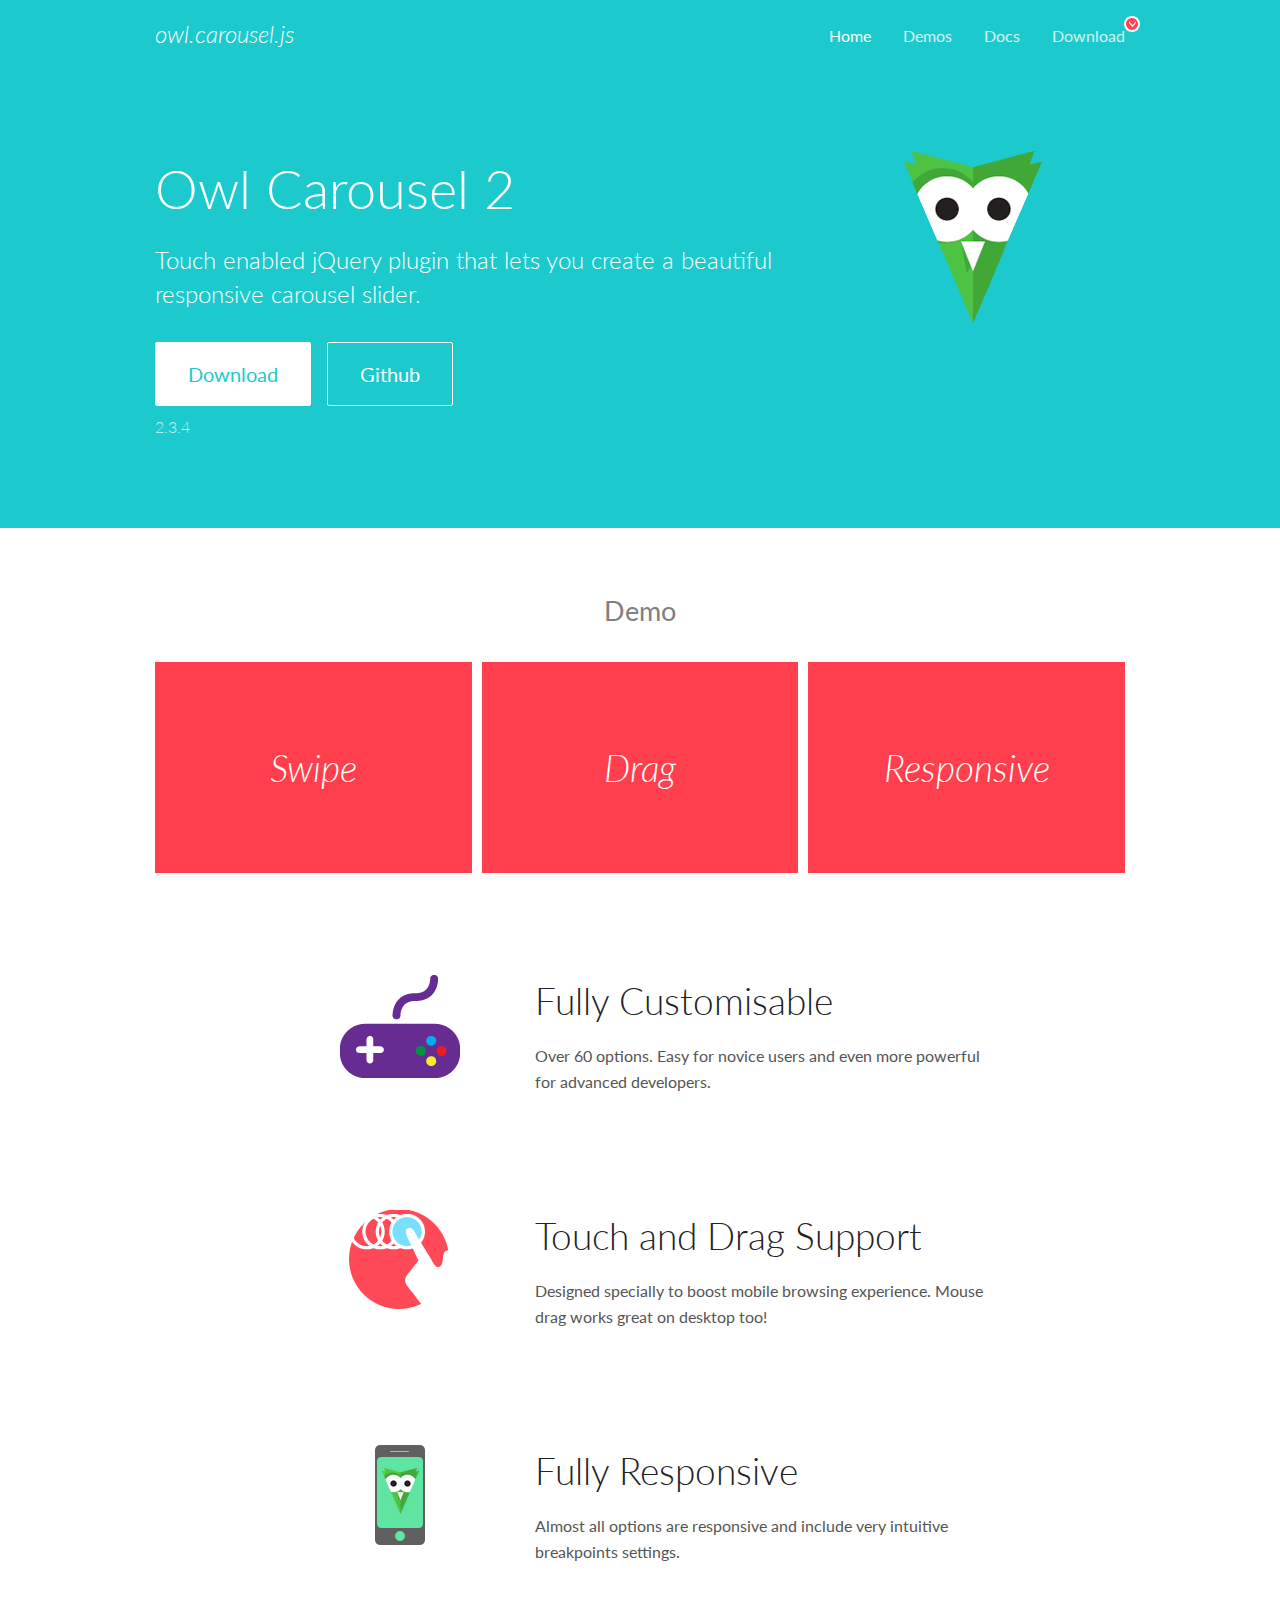
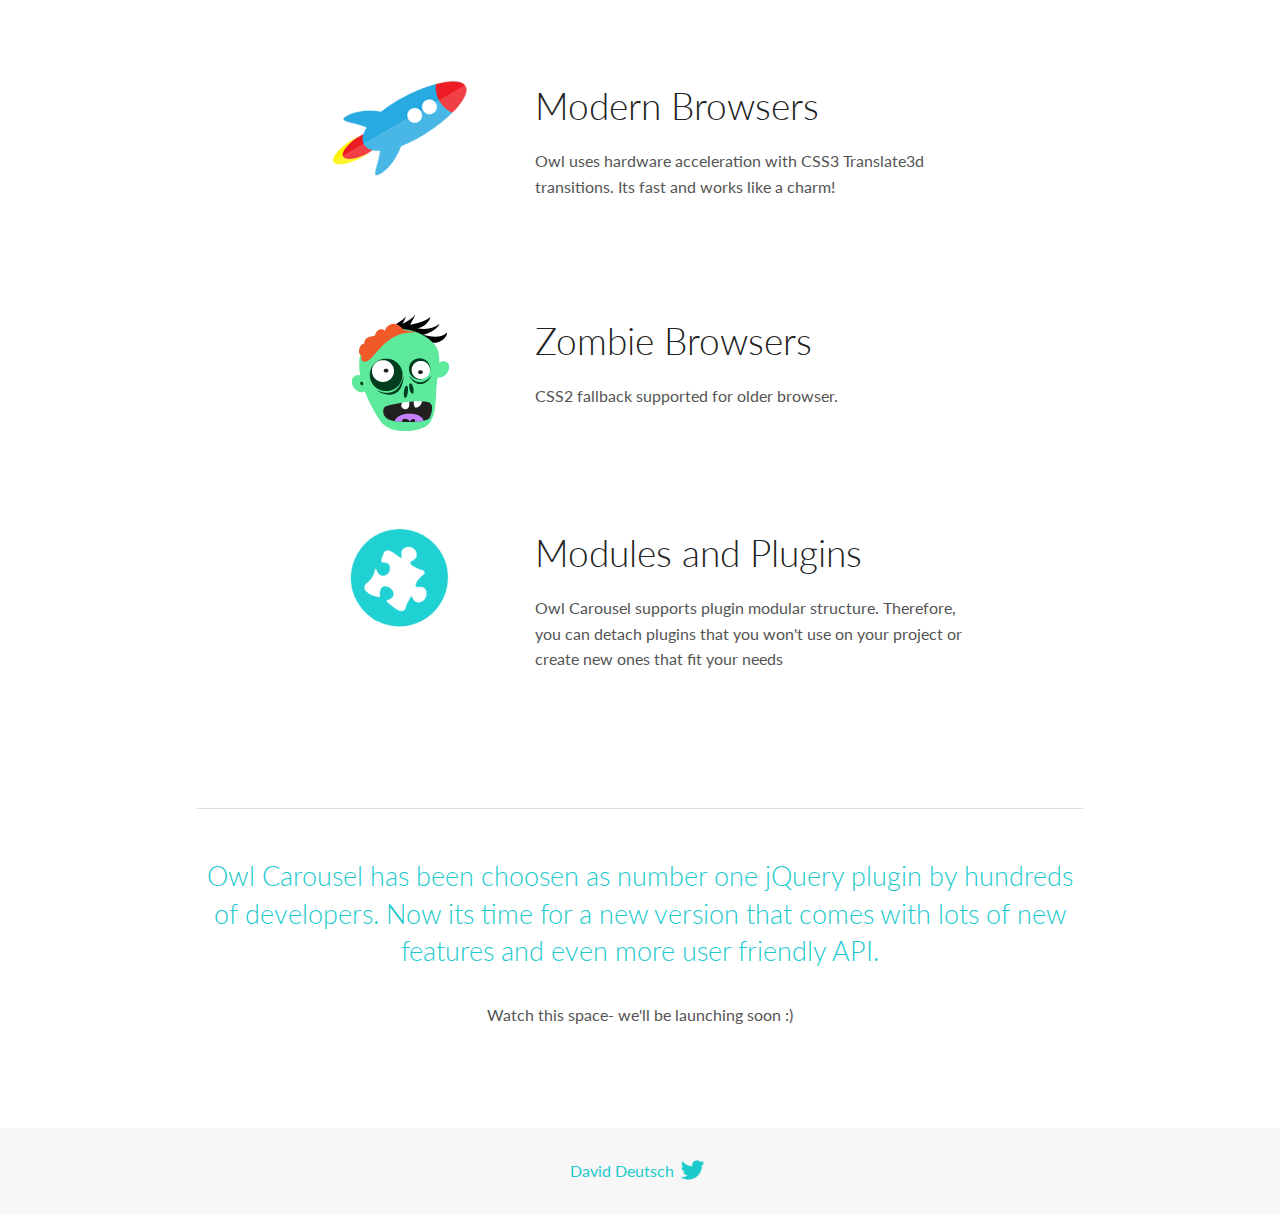
<file: css projects/OwlCarousel2-2.3.4/docs/index.html>
<!DOCTYPE html>
<html lang="en">
  <head>

    <!-- head -->
    <meta charset="utf-8">
    <meta name="msapplication-tap-highlight" content="no" />
    <meta name="viewport" content="width=device-width, initial-scale=1.0" />
    <meta name="description" content="Touch enabled jQuery plugin that lets you create beautiful responsive carousel slider.">
    <meta name="author" content="David Deutsch">
    <title>
      Home | Owl Carousel | 2.3.4
    </title>

    <!-- Stylesheets -->
    <link href='https://fonts.googleapis.com/css?family=Lato:300,400,700,400italic,300italic' rel='stylesheet' type='text/css'>
    <link rel="stylesheet" href="assets/css/docs.theme.min.css">

    <!-- Owl Stylesheets -->
    <link rel="stylesheet" href="assets/owlcarousel/assets/owl.carousel.min.css">
    <link rel="stylesheet" href="assets/owlcarousel/assets/owl.theme.default.min.css">

    <!-- HTML5 shim and Respond.js IE8 support of HTML5 elements and media queries -->

    <!--[if lt IE 9]>
      <script src="https://oss.maxcdn.com/libs/html5shiv/3.7.0/html5shiv.js"></script>
      <script src="https://oss.maxcdn.com/libs/respond.js/1.3.0/respond.min.js"></script>
    <![endif]-->

    <!-- Favicons -->
    <link rel="apple-touch-icon-precomposed" sizes="144x144" href="assets/ico/apple-touch-icon-144-precomposed.png">
    <link rel="shortcut icon" href="assets/ico/favicon.png">
    <link rel="shortcut icon" href="favicon.ico">

    <!-- Yeah i know js should not be in header. Its required for demos.-->

    <!-- javascript -->
    <script src="assets/vendors/jquery.min.js"></script>
    <script src="assets/owlcarousel/owl.carousel.js"></script>
  </head>
  <body>

    <!-- header -->
    <header class="header">
      <div class="row">
        <div class="large-12 columns">
          <div class="brand left">
            <h3>
              <a href="/OwlCarousel2/">owl.carousel.js</a> 
            </h3>
          </div>
          <a id="toggle-nav" class="right">
            <span></span> <span></span> <span></span> 
          </a> 
          <div class="nav-bar">
            <ul class="clearfix">
              <li class="active">
                <a href="/OwlCarousel2/index.html">Home</a> 
              </li>
              <li> <a href="/OwlCarousel2/demos/demos.html">Demos</a>  </li>
              <li> <a href="/OwlCarousel2/docs/started-welcome.html">Docs</a>  </li>
              <li>
                <a href="https://github.com/OwlCarousel2/OwlCarousel2/archive/2.3.4.zip">Download</a> 
                <span class="download"></span> 
              </li>
            </ul>
          </div>
        </div>
      </div>
    </header>

    <!-- home panel -->
    <section id="hero">
      <div class="row">
        <div class="large-8 medium-8 columns">
          <h1>Owl Carousel 2</h1>
          <h4>Touch enabled jQuery plugin that lets you create a beautiful responsive carousel slider.</h4>
          <a href="https://github.com/OwlCarousel2/OwlCarousel2/archive/2.3.4.zip" class="hero-button">Download</a> 
          <a href="https://github.com/OwlCarousel2/OwlCarousel2" class="hero-button outline">Github</a> 
          <p>2.3.4</p>
        </div>
        <div class="large-4 medium-4 columns">
          <img class="owl-logo" src="assets/img/owl-logo.png" alt="mr. Owl">
        </div>
      </div>
    </section>

    <!-- body -->
    <div class="home-demo">
      <div class="row">
        <div class="large-12 columns">
          <h3>Demo</h3>
          <div class="owl-carousel">
            <div class="item">
              <h2>Swipe</h2>
            </div>
            <div class="item">
              <h2>Drag</h2>
            </div>
            <div class="item">
              <h2>Responsive</h2>
            </div>
            <div class="item">
              <h2>CSS3</h2>
            </div>
            <div class="item">
              <h2>Fast</h2>
            </div>
            <div class="item">
              <h2>Easy</h2>
            </div>
            <div class="item">
              <h2>Free</h2>
            </div>
            <div class="item">
              <h2>Upgradable</h2>
            </div>
            <div class="item">
              <h2>Tons of options</h2>
            </div>
            <div class="item">
              <h2>Infinity</h2>
            </div>
            <div class="item">
              <h2>Auto Width</h2>
            </div>
          </div>
        </div>
      </div>
    </div>
    <script>
      var owl = $('.owl-carousel');
      owl.owlCarousel({
        margin: 10,
        loop: true,
        responsive: {
          0: {
            items: 1
          },
          600: {
            items: 2
          },
          1000: {
            items: 3
          }
        }
      })
    </script>

    <!-- features -->
    <div id="features">
      <div class="row">
        <div class="small-12 medium-9 small-centered columns">
          <section class="row feature">
            <div class="medium-4 small-12 columns">
              <img src="assets/img/feature-options.png" alt="">
            </div>
            <div class="medium-8 small-12 columns">
              <h2>Fully Customisable</h2>
              <p>Over 60 options. Easy for novice users and even more powerful for advanced developers.</p>
            </div>
          </section>
          <section class="row feature">
            <div class="medium-4 small-12 columns">
              <img src="assets/img/feature-drag.png" alt="">
            </div>
            <div class="medium-8 small-12 columns">
              <h2>Touch and Drag Support</h2>
              <p>Designed specially to boost mobile browsing experience. Mouse drag works great on desktop too!</p>
            </div>
          </section>
          <section class="row feature">
            <div class="medium-4 small-12 columns">
              <img src="assets/img/feature-responsive.png" alt="">
            </div>
            <div class="medium-8 small-12 columns">
              <h2>Fully Responsive</h2>
              <p>Almost all options are responsive and include very intuitive breakpoints settings.</p>
            </div>
          </section>
          <section class="row feature">
            <div class="medium-4 small-12 columns">
              <img src="assets/img/feature-modern.png" alt="">
            </div>
            <div class="medium-8 small-12 columns">
              <h2>Modern Browsers</h2>
              <p>Owl uses hardware acceleration with CSS3 Translate3d transitions. Its fast and works like a charm! </p>
            </div>
          </section>
          <section class="row feature">
            <div class="medium-4 small-12 columns">
              <img src="assets/img/feature-zombie.png" alt="">
            </div>
            <div class="medium-8 small-12 columns">
              <h2>Zombie Browsers</h2>
              <p>CSS2 fallback supported for older browser.</p>
            </div>
          </section>
          <section class="row feature">
            <div class="medium-4 small-12 columns">
              <img src="assets/img/feature-module.png" alt="">
            </div>
            <div class="medium-8 small-12 columns">
              <h2>Modules and Plugins</h2>
              <p>Owl Carousel supports plugin modular structure. Therefore, you can detach plugins that you won&#x27;t use on your project or create new ones that fit your needs</p>
            </div>
          </section>
        </div>
      </div>
    </div>

    <!-- footer -->
    <section id="teaser-text">
      <div class="row">
        <div class="small-12 medium-11 small-centered columns">
          <hr>
          <h3 id="owl-carousel-has-been-choosen-as-number-one-jquery-plugin-by-hundreds-of-developers-now-its-time-for-a-new-version-that-comes-with-lots-of-new-features-and-even-more-user-friendly-api-">Owl Carousel has been choosen as number one jQuery plugin by hundreds of developers. Now its time for a new version that comes with lots of new features and even more user friendly API.</h3>
          <p>Watch this space- we&#39;ll be launching soon :)</p>
        </div>
      </div>
    </section>

    <!-- footer -->
    <footer class="footer">
      <div class="row">
        <div class="large-12 columns">
          <h5>
            <a href="/OwlCarousel2/docs/support-contact.html">David Deutsch</a> 
            <a id="custom-tweet-button" href="https://twitter.com/share?url=https://github.com/OwlCarousel2/OwlCarousel2&text=Owl Carousel - This is so awesome! " target="_blank"></a> 
          </h5>
        </div>
      </div>
    </footer>

    <!-- vendors -->
    <script src="assets/vendors/highlight.js"></script>
    <script src="assets/js/app.js"></script>
  </body>
</html>
</file>
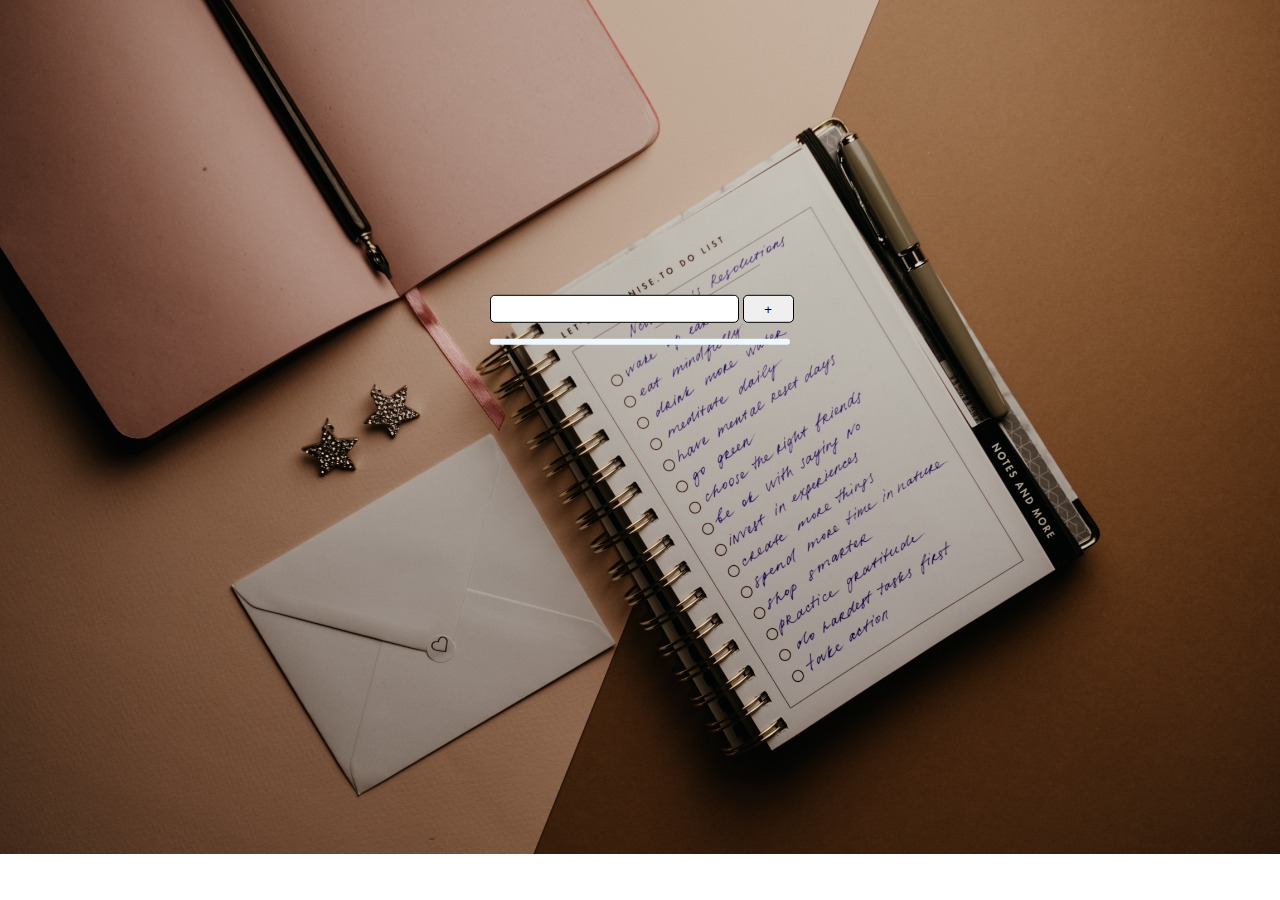
<file: javascript/projects/5_todo_list/index.html>
<!DOCTYPE html>
<html lang="en">

<head>
    <meta charset="UTF-8">
    <meta http-equiv="X-UA-Compatible" content="IE=edge">
    <meta name="viewport" content="width=device-width, initial-scale=1.0">

    <!-- fontawesome css -->
    <link rel="stylesheet" href="https://cdnjs.cloudflare.com/ajax/libs/font-awesome/6.2.1/css/all.min.css" integrity="sha512-MV7K8+y+gLIBoVD59lQIYicR65iaqukzvf/nwasF0nqhPay5w/9lJmVM2hMDcnK1OnMGCdVK+iQrJ7lzPJQd1w==" crossorigin="anonymous" referrerpolicy="no-referrer" />

    <title>Document</title>
</head>

<style>
    * {
        padding: 0;
        margin: 0;
        box-sizing: border-box;
    }

    body {
        display: flex;
        flex-direction: row;
        justify-content: center;
        margin-top: 25%;
        transform: translate(0, -50%);
        background-image: url(./bg_img.jpeg);
        background-size: cover;
        background-repeat: no-repeat;
    }

    .task-container {
        border-radius: 10px;
        /* border: 2px solid red; */
        background-color: aliceblue;
        padding: 0.2rem;
    }

    .sub-container {
        display: flex;
        flex-direction: row;
        gap: 0.2rem;
        height: 28px;
        width: 300px;
        margin-bottom: 1rem;
    }

    .no-class {
        display: flex;
        justify-content: space-between;
        width: 300px;
        height: 27px;
        /* margin-top: 1rem; */
        padding: 0.2rem;
    }
    .no-class p{
        border: 2px solid red;
    }

    .sub-container button {
        padding: 0.15rem 1.3rem;
        border: 1.5px solid black;
        border-radius: 0.3rem;
        cursor: pointer;
    }

    .sub-container input {
        padding: 0.15rem 4.2rem 0.15rem 0.2rem;
        border: 1.5px solid black;
        border-radius: 0.3rem;
    }
    
    .check,
    .trash {
        border: 2px solid red;
        cursor: pointer;
    }
</style>
 
<body>
    <div class="main-container">
        <div class="sub-container">
            <input type="text">
            <button id="add_btn">+</button>
        </div>
        <div class="task-container"> 
            <!-- <div class="no-class">
                <p>Pay Light Bill</p>
                <div class="task-control">
                    <span class="check"><i class="fa-solid fa-check"></i></span>
                    <span class="trash"><i class="fa-solid fa-trash"></i></span>
                </div>
            </div> -->
        </div>
    </div>
</body>

<script src="main.js"></script>

<!-- <script src="https://cdnjs.cloudflare.com/ajax/libs/font-awesome/6.1.2/js/all.min.js"
integrity="sha512-8pHNiqTlsrRjVD4A/3va++W1sMbUHwWxxRPWNyVlql3T+Hgfd81Qc6FC5WMXDC+tSauxxzp1tgiAvSKFu1qIlA=="
crossorigin="anonymous" referrerpolicy="no-referrer"></script> -->

</html>
</file>
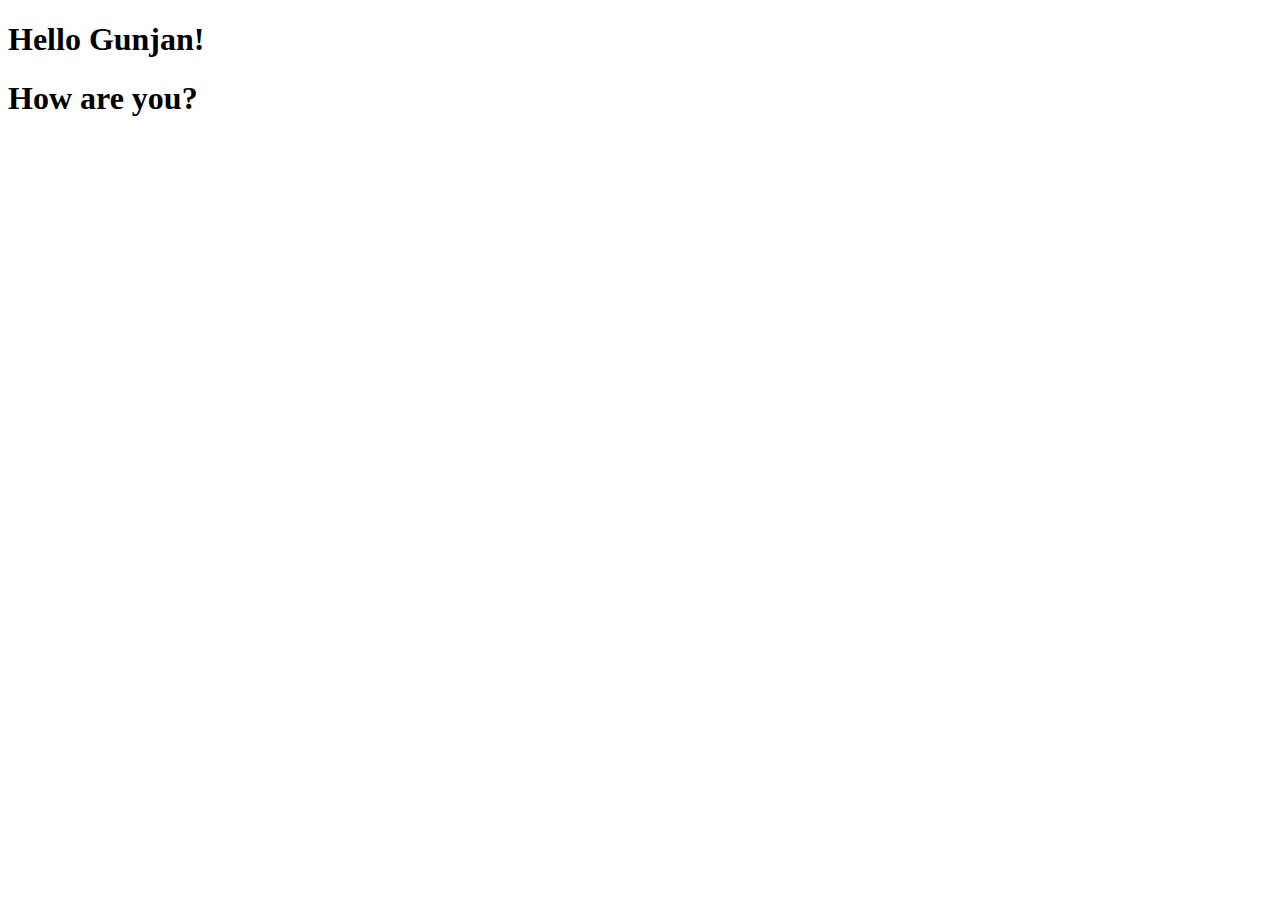
<file: html/l1.html>
<!--Boiler plate code/html starter template-->
<!DOCTYPE html>
<html lang="en">
	<head>
	    <meta charset="UTF-8">
	    <meta http-equiv="X-UA-Compatible" content="IE=edge">
	    <meta name="viewport" content="width=device-width, initial-scale=1.0">
	    <meta name="description" content="In this website you are going to learn advanced concepts of html">
	    <meta name="keywords" content="html, web development, front end">
	    <meta name="robots" content="INDEX, FOLLOW">
	    <title>My First Webpage</title>
	</head>
	<body>
	    <h1>Hello Gunjan!</h1>
	    <h1>How are you?</h1>
	</body>
</html>
<!-- Next session: vs code features -->
</file>
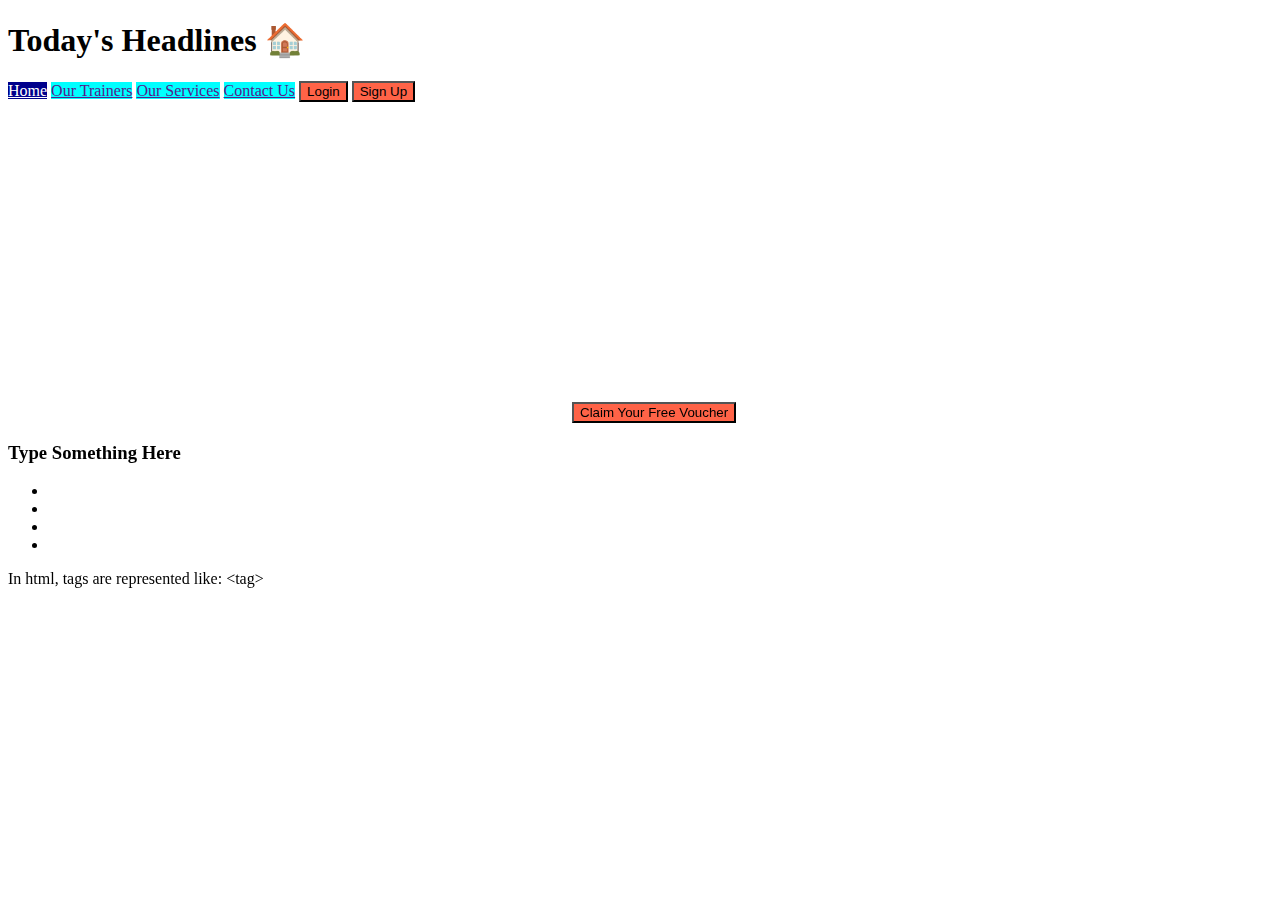
<file: html/l10.html>
<!DOCTYPE html>
<html lang="en">
<head>
    <meta charset="UTF-8">
    <meta http-equiv="X-UA-Compatible" content="IE=edge">
    <meta name="viewport" content="width=device-width, initial-scale=1.0">
    <title>Document</title>
</head>
<style>
    .navbar{
        background-color: aqua;
    }
    #nav_home{
        background-color: darkblue;
        color: white;
    }
    .btn{
        background-color: tomato;
        color: black;
    }
</style>
<body>
    <h1 class="heading">Today's Headlines &#x1F3E0;</h1>
    <div>
        <a class="navbar" id="nav_home" href="">Home</a>
        <a class="navbar" href="">Our Trainers</a>
        <a class="navbar" href="">Our Services</a>
        <a class="navbar" href="">Contact Us</a>
        <button class="btn navbar">Login</button>
        <button class="btn navbar">Sign Up</button>
    </div>
    <div>
        <!-- <video src="/vid/test.mp4" autoplay></video> -->
        <!-- <video src="/vid/test.mp4" controls width="100%"></video> -->
        <!-- <video src="/vid/test.mp4" controls width="900px"></video> -->
        <!-- <video src="/vid/test.mp4" controls muted autoplay loop width="100%"></video> -->
        <!-- <video src="/vid/test.mp4" controls poster="/img/Create-Facebook-Ads-Step-by-Step.png" width="100%"></video> -->
        <!-- <audio src="/aud/Believer Mp3 Imagine Dragons.mp3" controls autoplay muted loop></audio> -->
        <iframe width="560" height="315" src="https://www.youtube.com/embed/j1_hkYd_31o" title="YouTube video player" frameborder="0" allow="accelerometer; autoplay; clipboard-write; encrypted-media; gyroscope; picture-in-picture" allowfullscreen></iframe>
        <a href=""><button class="btn">Claim Your Free Voucher</button></a>
    </div>
    <h3 id="img_heading">Type Something Here</h3>
    <ul>
        <li id="item1"></li>
        <li id="item2"></li>
        <li id="item3"></li>
        <li id="item4"></li>
    </ul>
    <a href="" class="btn" id="search_btn"></a>
    <a href="" class="class1 class2 class3" id="anchor1"></a>
    <a href="" class="class1 class2 class3" id="anchor2"></a>
    <a href="" class="class1 class2 class3" id="anchor3"></a>
    <div class="post">

    </div>
    <div id="post">
        <p> In html, tags are represented like: &lt;tag&gt; </p>
    </div>
</body>
</html>
</file>
